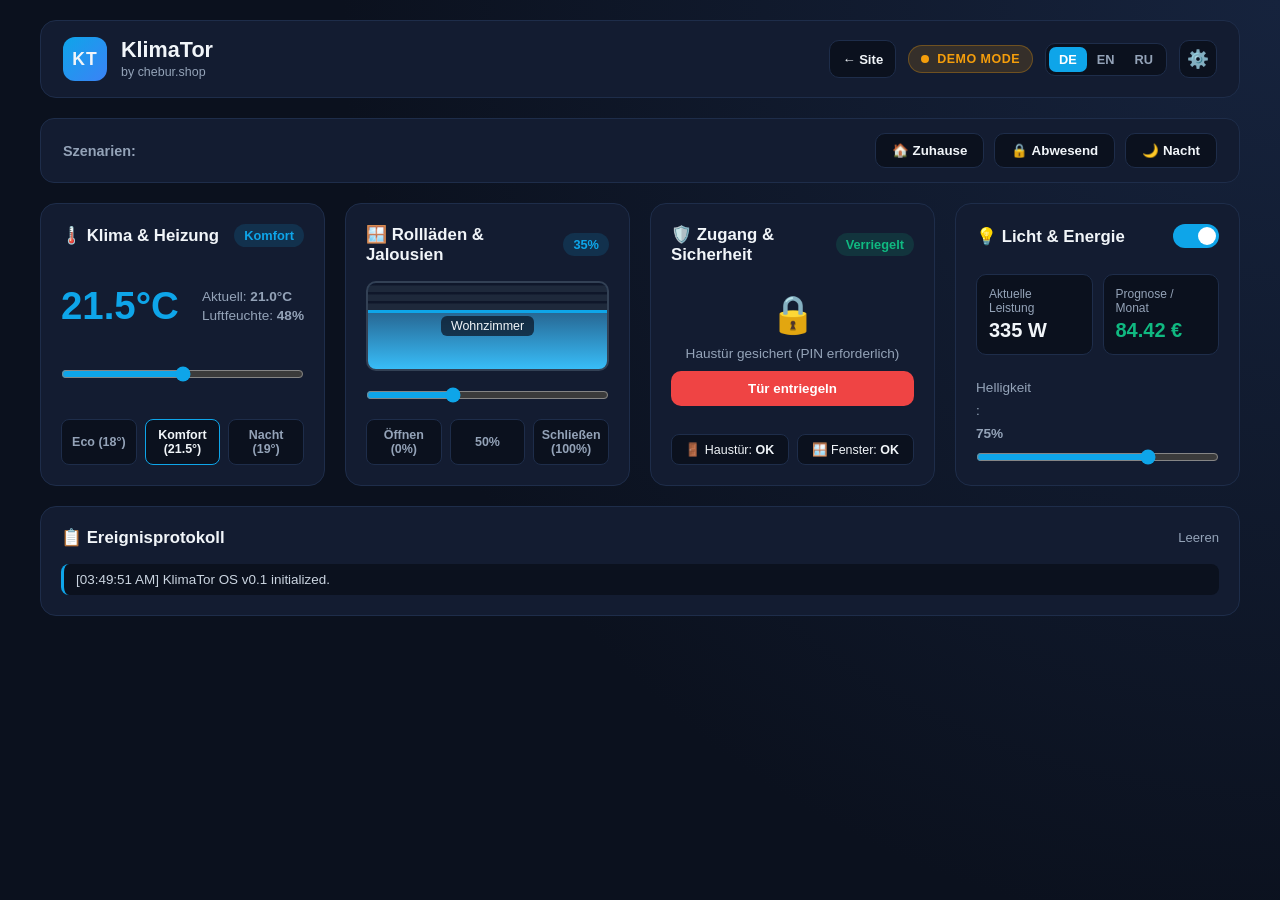
<file: panel.html>
<!DOCTYPE html>
<html lang="de">
<head>
  <meta charset="UTF-8" />
  <meta name="viewport" content="width=device-width, initial-scale=1.0" />
  <title>KlimaTor — Smart Home Control Panel</title>
  <link rel="manifest" href="manifest.json" />
  <link rel="stylesheet" href="css/style.css" />
</head>
<body>
  <div class="app-container">
    <!-- HEADER -->
    <header class="topbar">
      <div class="brand">
        <div class="logo-badge">KT</div>
        <div>
          <h1 id="brandTitle">KlimaTor</h1>
          <span class="subtitle">by chebur.shop</span>
        </div>
      </div>

      <div class="topbar-controls">
        <a href="index.html" target="_top" class="icon-btn" title="Zurück zur Hauptseite" style="display:inline-flex;align-items:center;justify-content:center;text-decoration:none;width:auto;padding:0 12px;font-size:0.82rem;font-weight:700;">← Site</a>

        <div id="connectionBadge" class="status-badge demo">
          <span class="dot"></span>
          <span id="connectionText">DEMO MODE</span>
        </div>

        <div class="lang-switch">
          <button class="lang-btn active" data-lang="de">DE</button>
          <button class="lang-btn" data-lang="en">EN</button>
          <button class="lang-btn" data-lang="ru">RU</button>
        </div>

        <button id="openSettingsBtn" class="icon-btn" title="Settings">⚙️</button>
      </div>
    </header>

    <!-- SCENARIOS -->
    <section class="scenarios-bar">
      <span class="section-label" data-i18n="scenarios">Szenarien:</span>
      <div class="scenario-buttons">
        <button class="scenario-btn" data-scene="home">🏠 <span data-i18n="sceneHome">Zuhause</span></button>
        <button class="scenario-btn" data-scene="away">🔒 <span data-i18n="sceneAway">Abwesend</span></button>
        <button class="scenario-btn" data-scene="night">🌙 <span data-i18n="sceneNight">Nacht</span></button>
      </div>
    </section>

    <!-- MAIN DASHBOARD GRID -->
    <main class="dashboard-grid">
      <!-- 1. CLIMATE & HEATING -->
      <article class="card">
        <div class="card-header">
          <h2>🌡️ <span data-i18n="climateTitle">Klima & Heizung</span></h2>
          <span class="badge-pill" id="climateModeLabel">Komfort</span>
        </div>

        <div class="climate-readout">
          <div class="big-temp"><span id="targetTemp">21.5</span>°C</div>
          <div class="sub-metrics">
            <div><span data-i18n="currentTemp">Aktuell</span>: <strong id="currentTemp">21.0°C</strong></div>
            <div><span data-i18n="humidity">Luftfeuchte</span>: <strong id="humidityVal">48%</strong></div>
          </div>
        </div>

        <input type="range" id="tempSlider" min="15" max="28" step="0.5" value="21.5" class="slider" />

        <div class="mode-group">
          <button class="mode-btn" data-hmode="eco">Eco (18°)</button>
          <button class="mode-btn active" data-hmode="comfort">Komfort (21.5°)</button>
          <button class="mode-btn" data-hmode="night">Nacht (19°)</button>
        </div>
      </article>

      <!-- 2. BLINDS / SHUTTERS -->
      <article class="card">
        <div class="card-header">
          <h2>🪟 <span data-i18n="blindsTitle">Rollläden & Jalousien</span></h2>
          <span class="badge-pill"><span id="blindPercent">35</span>%</span>
        </div>

        <div class="blind-visual">
          <div class="window-frame">
            <div class="blind-curtain" id="blindCurtain" style="height: 35%;"></div>
            <span class="window-label" data-i18n="livingRoom">Wohnzimmer</span>
          </div>
        </div>

        <input type="range" id="blindSlider" min="0" max="100" step="5" value="35" class="slider" />

        <div class="mode-group">
          <button class="mode-btn" id="blindOpenBtn" data-i18n="open">Öffnen (0%)</button>
          <button class="mode-btn" id="blindHalfBtn">50%</button>
          <button class="mode-btn" id="blindCloseBtn" data-i18n="close">Schließen (100%)</button>
        </div>
      </article>

      <!-- 3. ACCESS & SECURITY -->
      <article class="card">
        <div class="card-header">
          <h2>🛡️ <span data-i18n="securityTitle">Zugang & Sicherheit</span></h2>
          <span class="badge-pill secure" id="lockStatusBadge" data-i18n="locked">Verriegelt</span>
        </div>

        <div class="security-box">
          <div class="lock-icon" id="lockIcon">🔒</div>
          <p class="lock-desc" id="lockDesc" data-i18n="lockProtected">Haustür gesichert (PIN erforderlich)</p>
          <button id="toggleLockBtn" class="primary-btn danger" data-i18n="unlockBtn">Tür entriegeln</button>
        </div>

        <div class="sensors-row">
          <div class="sensor-chip">🚪 <span data-i18n="frontDoor">Haustür</span>: <strong id="doorSensor">OK</strong></div>
          <div class="sensor-chip">🪟 <span data-i18n="bedroomWin">Fenster</span>: <strong id="winSensor">OK</strong></div>
        </div>
      </article>

      <!-- 4. LIGHTS & ENERGY -->
      <article class="card">
        <div class="card-header">
          <h2>💡 <span data-i18n="energyTitle">Licht & Energie</span></h2>
          <label class="switch">
            <input type="checkbox" id="lightToggle" checked />
            <span class="switch-slider"></span>
          </label>
        </div>

        <div class="energy-metrics">
          <div class="metric-box">
            <span class="metric-label" data-i18n="livePower">Aktuelle Leistung</span>
            <strong class="metric-val" id="powerWatts">340 W</strong>
          </div>
          <div class="metric-box">
            <span class="metric-label" data-i18n="estMonth">Prognose / Monat</span>
            <strong class="metric-val accent" id="monthlyEuro">85.68 €</strong>
          </div>
        </div>

        <div class="dimmer-row">
          <span data-i18n="brightness">Helligkeit</span>: <strong id="dimmerVal">75%</strong>
          <input type="range" id="dimmerSlider" min="10" max="100" step="5" value="75" class="slider" />
        </div>
      </article>
    </main>

    <!-- EVENT LOG -->
    <section class="card log-card">
      <div class="card-header">
        <h2>📋 <span data-i18n="eventLog">Ereignisprotokoll</span></h2>
        <button id="clearLogBtn" class="text-btn" data-i18n="clear">Leeren</button>
      </div>
      <ul id="eventLogList" class="log-list"></ul>
    </section>
  </div>

  <!-- MODAL: SETTINGS (MODE & GATEWAY) -->
  <div id="settingsModal" class="modal hidden">
    <div class="modal-content">
      <div class="modal-header">
        <h3 data-i18n="settingsTitle">System- & Gateway-Einstellungen</h3>
        <button class="close-modal" data-close="settingsModal">✕</button>
      </div>

      <div class="form-group">
        <label data-i18n="projectName">Objekt- / Markenname</label>
        <input type="text" id="cfgBrandName" value="KlimaTor" />
      </div>

      <div class="form-group">
        <label data-i18n="opMode">Betriebsmodus</label>
        <select id="cfgMode">
          <option value="demo">Demo / Simulation (Showcase)</option>
          <option value="local">Local Gateway (Home Assistant REST API)</option>
          <option value="cloud">Cloud Bridge (Secure WSS / Remote Server)</option>
          <option value="tuya">Tuya / Smart Life Cloud Bridge</option>
        </select>
      </div>

      <div id="gatewayFields" class="gateway-fields hidden">
        <div class="form-group">
          <label>Gateway / Bridge URL (HTTPS)</label>
          <input type="text" id="cfgUrl" placeholder="https://xxxxx.lhr.life" />
        </div>
        <div class="form-group">
          <label>API Token / Auth Key</label>
          <input type="password" id="cfgToken" placeholder="Bearer token..." />
        </div>
      </div>

      <!-- ПОЛЯ ДЛЯ TUYA ЛАМПЫ -->
      <div id="tuyaFields" class="gateway-fields hidden">
        <div class="form-group">
          <label>Tuya Bridge URL (HTTPS Tunnel / Server)</label>
          <input type="text" id="cfgTuyaUrl" placeholder="https://xxxxx.lhr.life" />
        </div>
        <div class="form-group">
          <label>Smart Lamp Device ID (из iot.tuya.com)</label>
          <input type="text" id="cfgTuyaDeviceId" placeholder="bf83a912c4e5..." />
        </div>
      </div>

      <div class="form-group">
        <label data-i18n="tariffLabel">Strompreis (€ / kWh)</label>
        <input type="number" id="cfgTariff" step="0.01" value="0.35" />
      </div>

      <div class="modal-actions">
        <button id="saveSettingsBtn" class="primary-btn" data-i18n="save">Speichern</button>
      </div>
    </div>
  </div>

  <!-- MODAL: PIN FOR DOOR LOCK -->
  <div id="pinModal" class="modal hidden">
    <div class="modal-content small">
      <div class="modal-header">
        <h3 data-i18n="enterPin">Sicherheits-PIN eingeben</h3>
        <button class="close-modal" data-close="pinModal">✕</button>
      </div>
      <p class="hint-text" data-i18n="pinHint">Standard-Demo-PIN: 1234</p>
      <input type="password" id="pinInput" maxlength="6" placeholder="••••" class="pin-input" onkeydown="if(event.key==='Enter') document.getElementById('confirmPinBtn').click();" />
      <p id="pinError" class="error-text hidden" data-i18n="wrongPin">Falscher PIN-Code!</p>
      <div class="modal-actions">
        <button id="confirmPinBtn" class="primary-btn" data-i18n="confirm">Bestätigen</button>
      </div>
    </div>
  </div>

  <script src="js/i18n.js"></script>
  <script src="js/config.js"></script>
  <script src="js/driver.js"></script>
  <script src="js/app.js"></script>

  <!-- ВСТРОЕННЫЙ ДРАЙВЕР TUYA / SMART LIFE -->
  <script>
    (function () {
      const cfgMode = document.getElementById("cfgMode");
      const gatewayFields = document.getElementById("gatewayFields");
      const tuyaFields = document.getElementById("tuyaFields");
      const cfgTuyaUrl = document.getElementById("cfgTuyaUrl");
      const cfgTuyaDeviceId = document.getElementById("cfgTuyaDeviceId");
      const saveBtn = document.getElementById("saveSettingsBtn");
      const lightToggle = document.getElementById("lightToggle");
      const dimmerSlider = document.getElementById("dimmerSlider");
      const connText = document.getElementById("connectionText");
      const logList = document.getElementById("eventLogList");

      function addLog(msg) {
        if (!logList) return;
        const li = document.createElement("li");
        const time = new Date().toLocaleTimeString();
        li.textContent = `[${time}] ${msg}`;
        logList.prepend(li);
      }

      function syncModeVisibility() {
        const mode = cfgMode.value;
        if (mode === "tuya") {
          gatewayFields.classList.add("hidden");
          tuyaFields.classList.remove("hidden");
        } else if (mode === "local" || mode === "cloud") {
          tuyaFields.classList.add("hidden");
          gatewayFields.classList.remove("hidden");
        } else {
          tuyaFields.classList.add("hidden");
          gatewayFields.classList.add("hidden");
        }
      }

      // Загрузка сохранённых настроек Tuya
      function loadTuyaSettings() {
        const savedMode = localStorage.getItem("kt_custom_mode");
        const savedUrl = localStorage.getItem("kt_tuya_url") || "";
        const savedDev = localStorage.getItem("kt_tuya_dev") || "";
        cfgTuyaUrl.value = savedUrl;
        cfgTuyaDeviceId.value = savedDev;
        if (savedMode === "tuya") {
          cfgMode.value = "tuya";
          if (connText) connText.textContent = "TUYA LIVE";
        }
        syncModeVisibility();
      }

      cfgMode.addEventListener("change", syncModeVisibility);

      saveBtn.addEventListener("click", () => {
        const mode = cfgMode.value;
        localStorage.setItem("kt_custom_mode", mode);
        localStorage.setItem("kt_tuya_url", cfgTuyaUrl.value.trim().replace(/\/$/, ""));
        localStorage.setItem("kt_tuya_dev", cfgTuyaDeviceId.value.trim());
        if (mode === "tuya" && connText) {
          connText.textContent = "TUYA LIVE";
          addLog("Tuya Cloud Bridge aktiv (" + (cfgTuyaDeviceId.value.trim() || "Standard-Lampe") + ")");
        }
      });

      // Отправка команды на Python-мост
      async function sendTuyaCommand(commands) {
        if (localStorage.getItem("kt_custom_mode") !== "tuya") return;
        const url = localStorage.getItem("kt_tuya_url");
        const deviceId = localStorage.getItem("kt_tuya_dev");
        if (!url) {
          addLog("⚠️ Tuya Bridge URL fehlt in Einstellungen!");
          return;
        }
        try {
          const res = await fetch(`${url}/api/tuya/control`, {
            method: "POST",
            headers: { "Content-Type": "application/json" },
            body: JSON.stringify({ device_id: deviceId, commands: commands })
          });
          const data = await res.json();
          if (data && data.success) {
            addLog("✅ Tuya Befehl ausgeführt");
          } else {
            addLog("⚠️ Tuya Antwort: " + JSON.stringify(data));
          }
        } catch (err) {
          addLog("❌ Bridge Fehler: " + err.message);
        }
      }

      // Переключатель Вкл / Выкл
      lightToggle.addEventListener("change", () => {
        sendTuyaCommand([{ code: "switch_led", value: lightToggle.checked }]);
      });

      // Ползунок яркости (в Tuya стандарт шкалы 10..1000)
      let dimTimer = null;
      dimmerSlider.addEventListener("change", () => {
        clearTimeout(dimTimer);
        dimTimer = setTimeout(() => {
          const pct = parseInt(dimmerSlider.value, 10);
          const tuyaVal = Math.round(pct * 10);
          sendTuyaCommand([{ code: "bright_value_v2", value: tuyaVal }]);
        }, 200);
      });

      window.addEventListener("DOMContentLoaded", loadTuyaSettings);
    })();
  </script>
</body>
</html>
</file>
<file: css/style.css>
:root {
  --bg: #0b111e;
  --card: #131c31;
  --card-border: #1e2d4a;
  --text: #f1f5f9;
  --muted: #94a3b8;
  --accent: #0ea5e9;
  --accent-hover: #0284c7;
  --success: #10b981;
  --danger: #ef4444;
  --warning: #f59e0b;
}

* { box-sizing: border-box; margin: 0; padding: 0; }

body {
  font-family: -apple-system, BlinkMacSystemFont, "Segoe UI", Roboto, sans-serif;
  background: radial-gradient(circle at top right, #16233d, var(--bg) 60%);
  color: var(--text);
  min-height: 100vh;
  padding: 20px;
}

.app-container {
  max-width: 1200px;
  margin: 0 auto;
  display: flex;
  flex-direction: column;
  gap: 20px;
}

/* TOPBAR */
.topbar {
  display: flex;
  justify-content: space-between;
  align-items: center;
  flex-wrap: wrap;
  gap: 15px;
  background: var(--card);
  border: 1px solid var(--card-border);
  padding: 16px 22px;
  border-radius: 16px;
}

.brand { display: flex; align-items: center; gap: 14px; }
.logo-badge {
  width: 44px; height: 44px;
  background: linear-gradient(135deg, var(--accent), #3b82f6);
  border-radius: 12px;
  display: grid; place-items: center;
  font-weight: 800; font-size: 1.1rem; letter-spacing: 1px;
}
.brand h1 { font-size: 1.35rem; line-height: 1.1; }
.subtitle { font-size: 0.78rem; color: var(--muted); }

.topbar-controls { display: flex; align-items: center; gap: 12px; }

.status-badge {
  display: flex; align-items: center; gap: 8px;
  padding: 6px 12px; border-radius: 20px;
  font-size: 0.78rem; font-weight: 700; letter-spacing: 0.5px;
  background: rgba(245, 158, 11, 0.15); color: var(--warning);
  border: 1px solid rgba(245, 158, 11, 0.3);
}
.status-badge.online {
  background: rgba(16, 185, 129, 0.15); color: var(--success);
  border-color: rgba(16, 185, 129, 0.3);
}
.status-badge .dot {
  width: 8px; height: 8px; border-radius: 50%; background: currentColor;
}

.lang-switch {
  display: flex; background: #0b111e; padding: 3px; border-radius: 10px;
  border: 1px solid var(--card-border);
}
.lang-btn {
  background: none; border: none; color: var(--muted);
  padding: 5px 10px; border-radius: 7px; cursor: pointer; font-weight: 600; font-size: 0.8rem;
}
.lang-btn.active { background: var(--accent); color: #fff; }

.icon-btn {
  background: #0b111e; border: 1px solid var(--card-border);
  color: var(--text); width: 38px; height: 38px; border-radius: 10px;
  cursor: pointer; font-size: 1.1rem;
}
.icon-btn:hover { border-color: var(--accent); }

/* SCENARIOS */
.scenarios-bar {
  display: flex; align-items: center; justify-content: space-between;
  flex-wrap: wrap; gap: 12px;
  background: var(--card); border: 1px solid var(--card-border);
  padding: 14px 22px; border-radius: 14px;
}
.section-label { color: var(--muted); font-weight: 600; font-size: 0.9rem; }
.scenario-buttons { display: flex; gap: 10px; flex-wrap: wrap; }
.scenario-btn {
  background: #0b111e; border: 1px solid var(--card-border);
  color: var(--text); padding: 9px 16px; border-radius: 10px;
  cursor: pointer; font-weight: 600; transition: 0.2s;
}
.scenario-btn:hover { border-color: var(--accent); transform: translateY(-1px); }

/* GRID & CARDS */
.dashboard-grid {
  display: grid;
  grid-template-columns: repeat(auto-fit, minmax(270px, 1fr));
  gap: 20px;
}

.card {
  background: var(--card);
  border: 1px solid var(--card-border);
  border-radius: 16px;
  padding: 20px;
  display: flex;
  flex-direction: column;
  justify-content: space-between;
  gap: 16px;
}

.card-header { display: flex; justify-content: space-between; align-items: center; }
.card-header h2 { font-size: 1.05rem; font-weight: 600; }

.badge-pill {
  background: rgba(14, 165, 233, 0.15);
  color: var(--accent);
  padding: 4px 10px; border-radius: 12px; font-size: 0.8rem; font-weight: 700;
}
.badge-pill.secure { background: rgba(16, 185, 129, 0.15); color: var(--success); }
.badge-pill.unlocked { background: rgba(239, 68, 68, 0.15); color: var(--danger); }

/* CLIMATE */
.climate-readout { display: flex; justify-content: space-between; align-items: center; }
.big-temp { font-size: 2.4rem; font-weight: 800; color: var(--accent); }
.sub-metrics { font-size: 0.85rem; color: var(--muted); display: flex; flex-direction: column; gap: 4px; }

.slider { width: 100%; accent-color: var(--accent); cursor: pointer; }

.mode-group { display: grid; grid-template-columns: repeat(3, 1fr); gap: 8px; }
.mode-btn {
  background: #0b111e; border: 1px solid var(--card-border);
  color: var(--muted); padding: 8px 6px; border-radius: 8px;
  cursor: pointer; font-size: 0.78rem; font-weight: 600;
}
.mode-btn.active, .mode-btn:hover {
  border-color: var(--accent); color: var(--text);
}

/* BLINDS */
.blind-visual { display: flex; justify-content: center; }
.window-frame {
  width: 100%; height: 90px;
  background: linear-gradient(180deg, #1e3a5f 0%, #38bdf8 100%);
  border: 2px solid #334155; border-radius: 10px;
  position: relative; overflow: hidden;
  display: grid; place-items: center;
}
.blind-curtain {
  position: absolute; top: 0; left: 0; right: 0;
  background: repeating-linear-gradient(
    0deg, #1e293b, #1e293b 6px, #0f172a 7px, #0f172a 9px
  );
  transition: height 0.35s ease;
  border-bottom: 3px solid var(--accent);
}
.window-label {
  position: relative; z-index: 2;
  background: rgba(11, 17, 30, 0.7); padding: 3px 10px;
  border-radius: 6px; font-size: 0.78rem;
}

/* SECURITY */
.security-box {
  text-align: center; display: flex; flex-direction: column; align-items: center; gap: 10px;
}
.lock-icon { font-size: 2.3rem; }
.lock-desc { font-size: 0.85rem; color: var(--muted); }
.sensors-row { display: flex; gap: 8px; justify-content: space-between; }
.sensor-chip {
  flex: 1; background: #0b111e; border: 1px solid var(--card-border);
  padding: 7px 10px; border-radius: 8px; font-size: 0.78rem; text-align: center;
}

/* ENERGY & SWITCH */
.energy-metrics { display: grid; grid-template-columns: 1fr 1fr; gap: 10px; }
.metric-box {
  background: #0b111e; border: 1px solid var(--card-border);
  padding: 12px; border-radius: 10px; display: flex; flex-direction: column; gap: 4px;
}
.metric-label { font-size: 0.75rem; color: var(--muted); }
.metric-val { font-size: 1.25rem; }
.metric-val.accent { color: var(--success); }
.dimmer-row { display: flex; flex-direction: column; gap: 8px; font-size: 0.85rem; color: var(--muted); }

.switch { position: relative; display: inline-block; width: 46px; height: 24px; }
.switch input { opacity: 0; width: 0; height: 0; }
.switch-slider {
  position: absolute; cursor: pointer; inset: 0;
  background-color: #334155; transition: .3s; border-radius: 24px;
}
.switch-slider:before {
  position: absolute; content: ""; height: 18px; width: 18px;
  left: 3px; bottom: 3px; background-color: white; transition: .3s; border-radius: 50%;
}
input:checked + .switch-slider { background-color: var(--accent); }
input:checked + .switch-slider:before { transform: translateX(22px); }

/* BUTTONS */
.primary-btn {
  background: var(--accent); color: #fff; border: none;
  padding: 10px 18px; border-radius: 10px; font-weight: 700; cursor: pointer; width: 100%;
}
.primary-btn:hover { background: var(--accent-hover); }
.primary-btn.danger { background: var(--danger); }
.text-btn { background: none; border: none; color: var(--muted); cursor: pointer; font-size: 0.82rem; }
.text-btn:hover { color: var(--text); }

/* LOG */
.log-list {
  list-style: none; max-height: 150px; overflow-y: auto;
  display: flex; flex-direction: column; gap: 6px; font-size: 0.84rem;
}
.log-list li {
  background: #0b111e; padding: 8px 12px; border-radius: 8px;
  border-left: 3px solid var(--accent); color: #cbd5e1;
}

/* MODALS */
.modal {
  position: fixed; inset: 0; background: rgba(0, 0, 0, 0.72);
  display: grid; place-items: center; z-index: 100; padding: 16px;
}
.modal.hidden, .hidden { display: none !important; }
.modal-content {
  background: var(--card); border: 1px solid var(--card-border);
  border-radius: 16px; padding: 24px; width: 100%; max-width: 440px;
  display: flex; flex-direction: column; gap: 16px;
}
.modal-content.small { max-width: 340px; text-align: center; }
.modal-header { display: flex; justify-content: space-between; align-items: center; }
.close-modal { background: none; border: none; color: var(--muted); font-size: 1.2rem; cursor: pointer; }

.form-group { display: flex; flex-direction: column; gap: 6px; text-align: left; }
.form-group label { font-size: 0.82rem; color: var(--muted); }
.form-group input, .form-group select, .pin-input {
  background: #0b111e; border: 1px solid var(--card-border);
  color: var(--text); padding: 10px 12px; border-radius: 10px; font-size: 0.95rem;
}
.pin-input { text-align: center; font-size: 1.4rem; letter-spacing: 6px; }
.hint-text { font-size: 0.8rem; color: var(--muted); }
.error-text { font-size: 0.82rem; color: var(--danger); font-weight: 600; }
</file>
